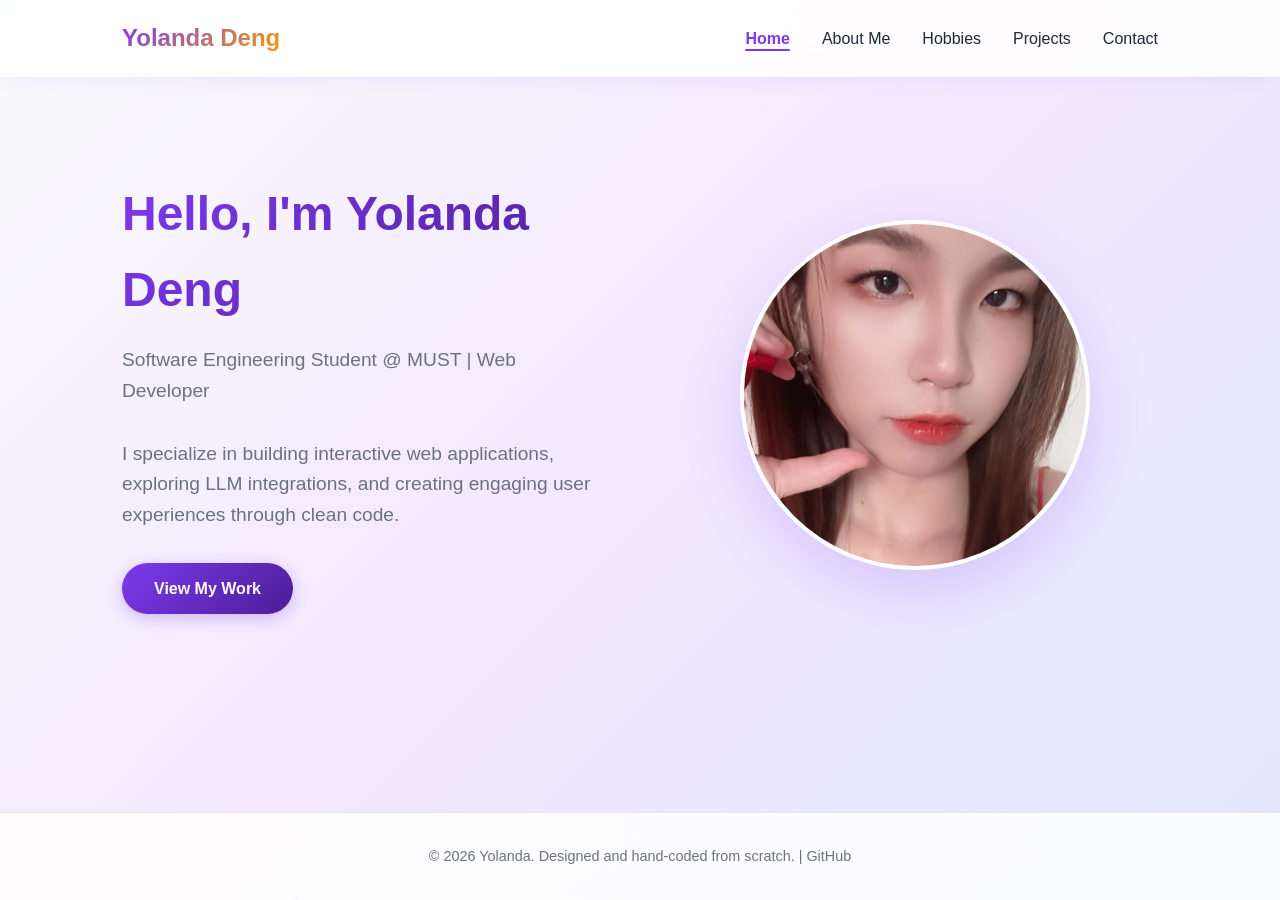
<file: index.html>
<!DOCTYPE html>
<html lang="en">
<head>
    <meta charset="UTF-8">
    <meta name="viewport" content="width=device-width, initial-scale=1.0">
    <title>Yolanda | Home</title>
    <link rel="stylesheet" href="style.css">
</head>
<body>
    <div class="bg-particles" id="particles"></div>

    <header>
        <nav>
            <div class="logo">Yolanda Deng</div>
            <ul class="nav-links">
                <li><a href="index.html" class="active">Home</a></li>
                <li><a href="about.html">About Me</a></li>
                <li><a href="hobbies.html">Hobbies</a></li>
                <li><a href="projects.html">Projects</a></li>
                <li><a href="contact.html">Contact</a></li>
            </ul>
        </nav>
    </header>

    <main>
        <section class="hero-section">
            <div class="hero-text">
                <h1>Hello, I'm Yolanda Deng</h1>
                <p>Software Engineering Student @ MUST | Web Developer</p>
                <p>I specialize in building interactive web applications, exploring LLM integrations, and creating engaging user experiences through clean code.</p>
                <a href="projects.html" class="btn">View My Work</a>
            </div>
            <div class="hero-image">
                <img src="profile.jpg" alt="Portrait of Yolanda" onerror="this.style.display='none'; this.parentElement.innerHTML='<div style=width:300px;height:300px;border-radius:50%;background:linear-gradient(135deg,#7c3aed,#f59e0b);display:flex;align-items:center;justify-content:center;font-size:5rem;color:white;border:4px solid white;box-shadow:0 20px 60px rgba(124,58,237,0.2);margin:auto>YD</div>';">
            </div>
        </section>
    </main>

    <footer>
        <p>&copy; 2026 Yolanda. Designed and hand-coded from scratch. | <a href="https://github.com/Yolanda9085" target="_blank" style="color: inherit;"><i class="fab fa-github"></i> GitHub</a></p>
    </footer>

    <script>
        (function() {
            var c = document.getElementById('particles');
            if (!c) return;
            var colors = ['#7c3aed','#a78bfa','#c4b5fd','#f59e0b','#fbbf24','#fcd34d'];
            for (var i = 0; i < 25; i++) {
                var p = document.createElement('div');
                p.className = 'particle';
                var s = Math.random() * 8 + 3;
                p.style.width = s + 'px'; p.style.height = s + 'px';
                p.style.left = Math.random() * 100 + '%';
                p.style.backgroundColor = colors[Math.floor(Math.random() * colors.length)];
                p.style.animationDuration = (Math.random() * 6 + 6) + 's';
                p.style.animationDelay = Math.random() * 5 + 's';
                c.appendChild(p);
            }
        })();
    </script>
</body>
</html>
</file>
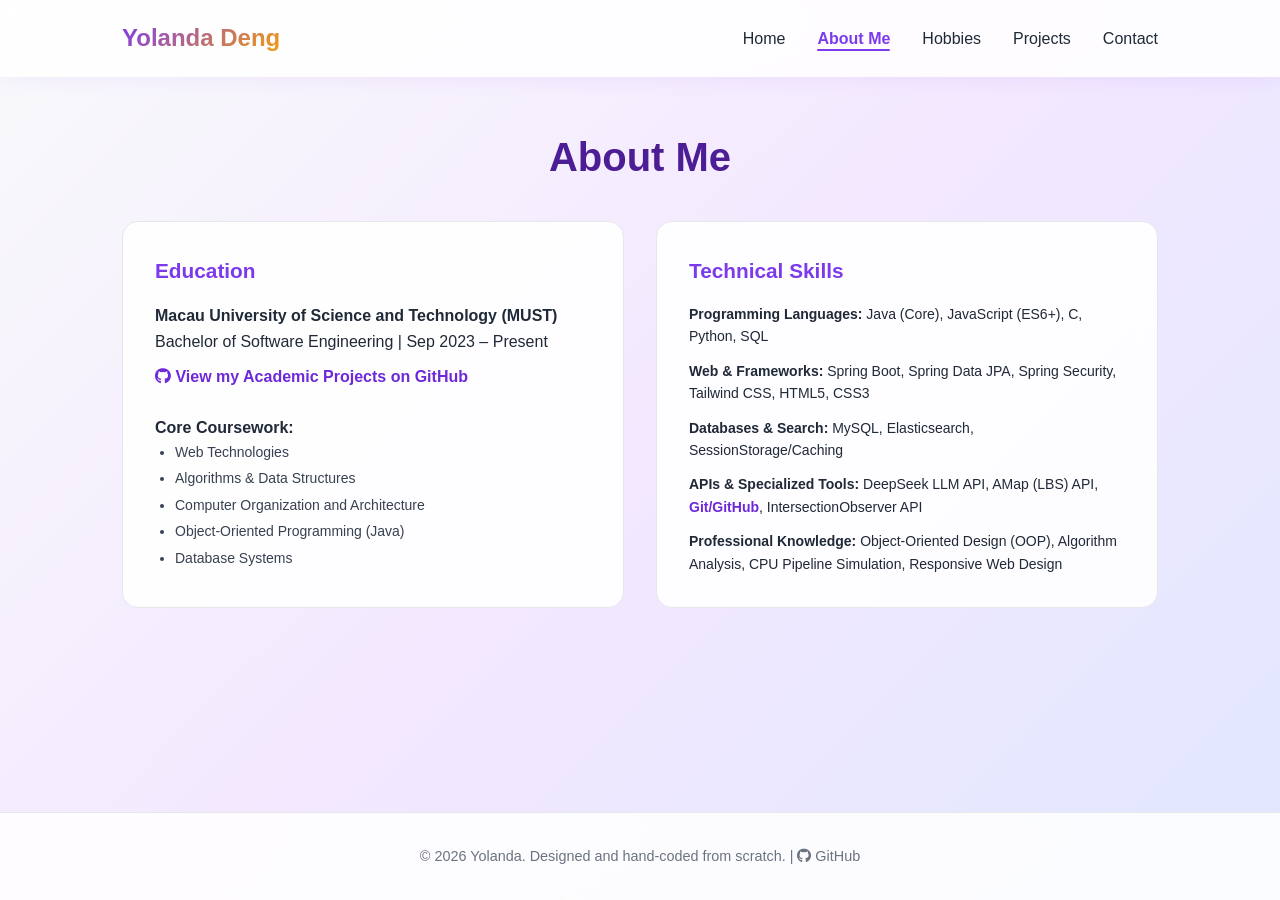
<file: about.html>
<!DOCTYPE html>
<html lang="en">
<head>
    <meta charset="UTF-8">
    <meta name="viewport" content="width=device-width, initial-scale=1.0">
    <title>About Me | Yolanda</title>
    <link rel="stylesheet" href="https://cdnjs.cloudflare.com/ajax/libs/font-awesome/6.0.0/css/all.min.css">
    <link rel="stylesheet" href="style.css">
</head>
<body>
    <div class="bg-particles" id="particles"></div>

    <header>
        <nav>
            <div class="logo">Yolanda Deng</div>
            <ul class="nav-links">
                <li><a href="index.html">Home</a></li>
                <li><a href="about.html" class="active">About Me</a></li>
                <li><a href="hobbies.html">Hobbies</a></li>
                <li><a href="projects.html">Projects</a></li>
                <li><a href="contact.html">Contact</a></li>
            </ul>
        </nav>
    </header>

    <main>
        <h2 class="page-title">About Me</h2>
        <div class="grid-container">
            <article class="card">
                <h3>Education</h3>
                <p><strong>Macau University of Science and Technology (MUST)</strong></p>
                <p>Bachelor of Software Engineering | Sep 2023 – Present</p>
                <p class="mt-2" style="margin-top:10px;">
                    <a href="https://github.com/Yolanda9085" target="_blank" style="color:#6d28d9;text-decoration:none;font-weight:bold;">
                        <i class="fab fa-github"></i> View my Academic Projects on GitHub
                    </a>
                </p>
                <br>
                <p><strong>Core Coursework:</strong></p>
                <ul class="list-disc pl-5 space-y-1 text-sm text-gray-700">
                    <li>Web Technologies</li>
                    <li>Algorithms & Data Structures</li>
                    <li>Computer Organization and Architecture</li>
                    <li>Object-Oriented Programming (Java)</li>
                    <li>Database Systems</li>
                </ul>
            </article>
            <article class="card">
                <h3>Technical Skills</h3>
                <div class="skills-content text-sm space-y-3">
                    <p><strong>Programming Languages:</strong> Java (Core), JavaScript (ES6+), C, Python, SQL</p>
                    <p><strong>Web & Frameworks:</strong> Spring Boot, Spring Data JPA, Spring Security, Tailwind CSS, HTML5, CSS3</p>
                    <p><strong>Databases & Search:</strong> MySQL, Elasticsearch, SessionStorage/Caching</p>
                    <p><strong>APIs & Specialized Tools:</strong> DeepSeek LLM API, AMap (LBS) API, <a href="https://github.com/Yolanda9085" target="_blank" style="color:#6d28d9;font-weight:bold;">Git/GitHub</a>, IntersectionObserver API</p>
                    <p><strong>Professional Knowledge:</strong> Object-Oriented Design (OOP), Algorithm Analysis, CPU Pipeline Simulation, Responsive Web Design</p>
                </div>
            </article>
        </div>
    </main>

    <footer>
        <p>&copy; 2026 Yolanda. Designed and hand-coded from scratch. | <a href="https://github.com/Yolanda9085" target="_blank" style="color:inherit;"><i class="fab fa-github"></i> GitHub</a></p>
    </footer>

    <script>
        (function() {
            var c = document.getElementById('particles');
            if (!c) return;
            var colors = ['#7c3aed','#a78bfa','#c4b5fd','#f59e0b','#fbbf24','#fcd34d'];
            for (var i = 0; i < 25; i++) {
                var p = document.createElement('div');
                p.className = 'particle';
                var s = Math.random() * 8 + 3;
                p.style.width = s + 'px'; p.style.height = s + 'px';
                p.style.left = Math.random() * 100 + '%';
                p.style.backgroundColor = colors[Math.floor(Math.random() * colors.length)];
                p.style.animationDuration = (Math.random() * 6 + 6) + 's';
                p.style.animationDelay = Math.random() * 5 + 's';
                c.appendChild(p);
            }
        })();
    </script>
</body>
</html>
</file>
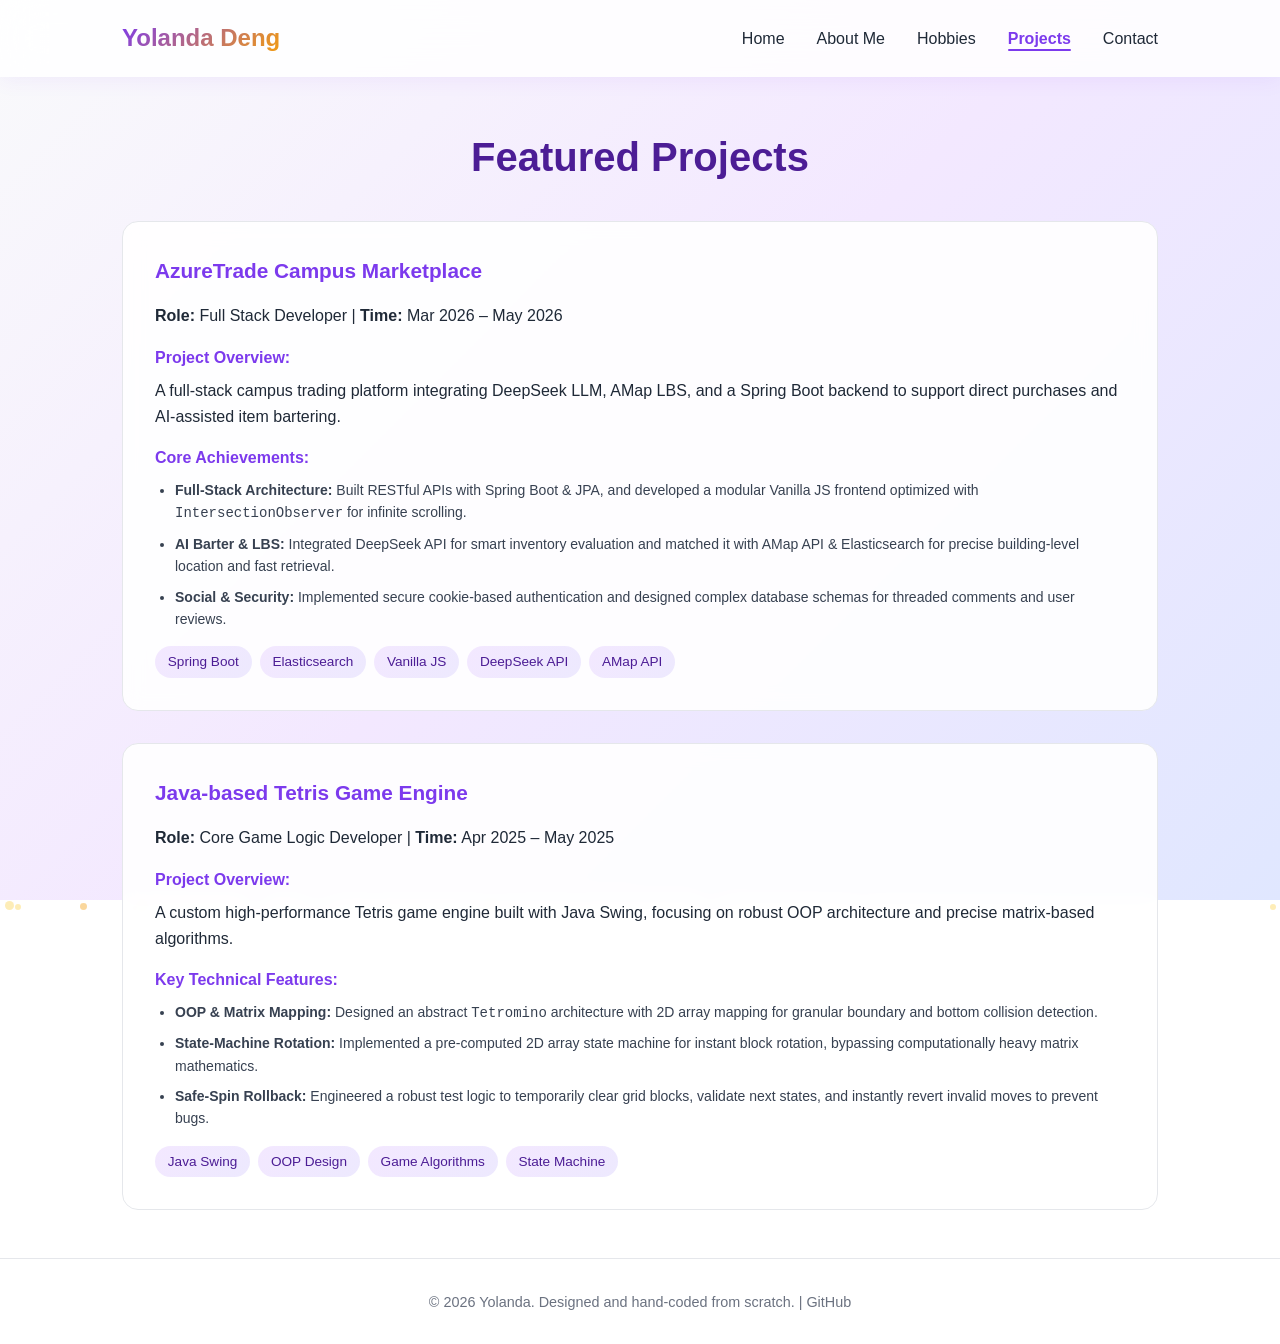
<file: projects.html>
<!DOCTYPE html>
<html lang="en">
<head>
    <meta charset="UTF-8">
    <meta name="viewport" content="width=device-width, initial-scale=1.0">
    <title>Projects | Yolanda</title>
    <link rel="stylesheet" href="style.css">
</head>
<body>
    <div class="bg-particles" id="particles"></div>

    <header>
        <nav>
            <div class="logo">Yolanda Deng</div>
            <ul class="nav-links">
                <li><a href="index.html">Home</a></li>
                <li><a href="about.html">About Me</a></li>
                <li><a href="hobbies.html">Hobbies</a></li>
                <li><a href="projects.html" class="active">Projects</a></li>
                <li><a href="contact.html">Contact</a></li>
            </ul>
        </nav>
    </header>

    <main>
        <h2 class="page-title">Featured Projects</h2>
        <section class="grid-container">
            <article class="card" style="grid-column:1/-1;">
                <div class="card-body">
                    <h3 class="text-2xl mb-2">AzureTrade Campus Marketplace</h3>
                    <p class="mb-4"><strong>Role:</strong> Full Stack Developer | <strong>Time:</strong> Mar 2026 – May 2026</p>
                    <p class="mb-2 text-purple-600 font-bold">Project Overview:</p>
                    <p class="mb-4">A full-stack campus trading platform integrating DeepSeek LLM, AMap LBS, and a Spring Boot backend to support direct purchases and AI-assisted item bartering.</p>
                    <p class="mb-2 text-purple-600 font-bold">Core Achievements:</p>
                    <ul class="list-disc pl-5 mb-4 space-y-2 text-sm text-gray-700">
                        <li><strong>Full-Stack Architecture:</strong> Built RESTful APIs with Spring Boot & JPA, and developed a modular Vanilla JS frontend optimized with <code>IntersectionObserver</code> for infinite scrolling.</li>
                        <li><strong>AI Barter & LBS:</strong> Integrated DeepSeek API for smart inventory evaluation and matched it with AMap API & Elasticsearch for precise building-level location and fast retrieval.</li>
                        <li><strong>Social & Security:</strong> Implemented secure cookie-based authentication and designed complex database schemas for threaded comments and user reviews.</li>
                    </ul>
                    <div class="tags">
                        <span class="tag">Spring Boot</span>
                        <span class="tag">Elasticsearch</span>
                        <span class="tag">Vanilla JS</span>
                        <span class="tag">DeepSeek API</span>
                        <span class="tag">AMap API</span>
                    </div>
                </div>
            </article>
            <article class="card" style="grid-column:1/-1;">
                <div class="card-body">
                    <h3 class="text-2xl mb-2">Java-based Tetris Game Engine</h3>
                    <p class="mb-4"><strong>Role:</strong> Core Game Logic Developer | <strong>Time:</strong> Apr 2025 – May 2025</p>
                    <p class="mb-2 text-purple-600 font-bold">Project Overview:</p>
                    <p class="mb-4">A custom high-performance Tetris game engine built with Java Swing, focusing on robust OOP architecture and precise matrix-based algorithms.</p>
                    <p class="mb-2 text-purple-600 font-bold">Key Technical Features:</p>
                    <ul class="list-disc pl-5 mb-4 space-y-2 text-sm text-gray-700">
                        <li><strong>OOP & Matrix Mapping:</strong> Designed an abstract <code>Tetromino</code> architecture with 2D array mapping for granular boundary and bottom collision detection.</li>
                        <li><strong>State-Machine Rotation:</strong> Implemented a pre-computed 2D array state machine for instant block rotation, bypassing computationally heavy matrix mathematics.</li>
                        <li><strong>Safe-Spin Rollback:</strong> Engineered a robust test logic to temporarily clear grid blocks, validate next states, and instantly revert invalid moves to prevent bugs.</li>
                    </ul>
                    <div class="tags">
                        <span class="tag">Java Swing</span>
                        <span class="tag">OOP Design</span>
                        <span class="tag">Game Algorithms</span>
                        <span class="tag">State Machine</span>
                    </div>
                </div>
            </article>
        </section>
    </main>

    <footer>
        <p>&copy; 2026 Yolanda. Designed and hand-coded from scratch. | <a href="https://github.com/Yolanda9085" target="_blank" style="color:inherit;"><i class="fab fa-github"></i> GitHub</a></p>
    </footer>

    <script>
        (function() {
            var c = document.getElementById('particles');
            if (!c) return;
            var colors = ['#7c3aed','#a78bfa','#c4b5fd','#f59e0b','#fbbf24','#fcd34d'];
            for (var i = 0; i < 25; i++) {
                var p = document.createElement('div');
                p.className = 'particle';
                var s = Math.random() * 8 + 3;
                p.style.width = s + 'px'; p.style.height = s + 'px';
                p.style.left = Math.random() * 100 + '%';
                p.style.backgroundColor = colors[Math.floor(Math.random() * colors.length)];
                p.style.animationDuration = (Math.random() * 6 + 6) + 's';
                p.style.animationDelay = Math.random() * 5 + 's';
                c.appendChild(p);
            }
        })();
    </script>
</body>
</html>
</file>
<file: style.css>
/* =========================================
   全局重置与变量
   ========================================= */
:root {
    --primary-color: #7c3aed;
    --secondary-color: #4c1d95;
    --accent-color: #f59e0b;
    --text-main: #1f2937;
    --text-muted: #6b7280;
    --bg-light: #f9fafb;
    --bg-white: #ffffff;
    --border-color: #e5e7eb;
    --font-family: 'Segoe UI', Tahoma, Geneva, Verdana, sans-serif;
}

* { margin: 0; padding: 0; box-sizing: border-box; }

body {
    font-family: var(--font-family);
    color: var(--text-main);
    background: linear-gradient(135deg, #f9fafb 0%, #f3e8ff 50%, #e0e7ff 100%);
    background-attachment: fixed;
    line-height: 1.6;
    display: flex;
    flex-direction: column;
    min-height: 100vh;
    overflow-x: hidden;
}

a { text-decoration: none; color: inherit; transition: all 0.3s ease; }

/* =========================================
   粒子背景动画
   ========================================= */
.bg-particles {
    position: fixed;
    top: 0; left: 0;
    width: 100%; height: 100%;
    pointer-events: none;
    z-index: 0;
    opacity: 0.4;
}

@keyframes floatUp {
    0% { transform: translateY(100vh) scale(0); opacity: 0; }
    10% { opacity: 1; }
    90% { opacity: 1; }
    100% { transform: translateY(-10vh) scale(1); opacity: 0; }
}

.particle {
    position: absolute;
    bottom: -10px;
    border-radius: 50%;
    animation: floatUp 8s infinite ease-in;
}

/* =========================================
   导航栏
   ========================================= */
header {
    background: rgba(255, 255, 255, 0.85);
    backdrop-filter: blur(20px);
    box-shadow: 0 2px 20px rgba(124, 58, 237, 0.08);
    position: sticky;
    top: 0;
    z-index: 100;
}

nav {
    display: flex;
    justify-content: space-between;
    align-items: center;
    max-width: 1100px;
    margin: 0 auto;
    padding: 1.2rem 2rem;
}

.logo {
    font-size: 1.5rem;
    font-weight: bold;
    background: linear-gradient(135deg, var(--primary-color), var(--accent-color));
    -webkit-background-clip: text;
    -webkit-text-fill-color: transparent;
    background-clip: text;
    transition: transform 0.3s ease;
}
.logo:hover { transform: scale(1.05); }

.nav-links { display: flex; list-style: none; gap: 2rem; }

.nav-links a {
    position: relative;
    padding: 0.3rem 0;
    font-weight: 500;
}
.nav-links a::after {
    content: '';
    position: absolute;
    bottom: 0; left: 0;
    width: 0; height: 2px;
    background: var(--primary-color);
    border-radius: 2px;
    transition: width 0.3s ease;
}
.nav-links a:hover::after,
.nav-links a.active::after { width: 100%; }
.nav-links a:hover, .nav-links a.active { color: var(--primary-color); font-weight: 600; }

/* =========================================
   主体
   ========================================= */
main {
    flex: 1;
    max-width: 1100px;
    margin: 0 auto;
    padding: 3rem 2rem;
    width: 100%;
    position: relative;
    z-index: 1;
}

.page-title {
    font-size: 2.5rem;
    margin-bottom: 2rem;
    text-align: center;
    color: var(--secondary-color);
    animation: slideInDown 0.6s ease;
}

@keyframes slideInDown {
    from { transform: translateY(-30px); opacity: 0; }
    to { transform: translateY(0); opacity: 1; }
}
@keyframes fadeInUp {
    from { transform: translateY(30px); opacity: 0; }
    to { transform: translateY(0); opacity: 1; }
}
@keyframes fadeIn {
    from { opacity: 0; }
    to { opacity: 1; }
}

/* =========================================
   Home
   ========================================= */
.hero-section {
    display: flex;
    align-items: center;
    justify-content: space-between;
    gap: 4rem;
    min-height: 60vh;
    animation: fadeIn 1s ease;
}
.hero-text { flex: 1; }
.hero-text h1 {
    font-size: 3rem;
    margin-bottom: 1rem;
    background: linear-gradient(135deg, var(--primary-color), var(--secondary-color));
    -webkit-background-clip: text;
    -webkit-text-fill-color: transparent;
    background-clip: text;
}
.hero-text p {
    font-size: 1.2rem;
    color: var(--text-muted);
    margin-bottom: 2rem;
}

.btn {
    display: inline-block;
    padding: 0.8rem 2rem;
    background: linear-gradient(135deg, var(--primary-color), var(--secondary-color));
    color: white;
    border-radius: 50px;
    font-weight: bold;
    border: none;
    cursor: pointer;
    text-align: center;
    transition: all 0.3s ease;
    box-shadow: 0 4px 15px rgba(124, 58, 237, 0.3);
}
.btn:hover {
    transform: translateY(-3px);
    box-shadow: 0 8px 25px rgba(124, 58, 237, 0.4);
}

.hero-image { flex: 1; display: flex; justify-content: center; }
.hero-image img {
    width: 100%;
    max-width: 350px;
    border-radius: 50%;
    box-shadow: 0 20px 60px rgba(124, 58, 237, 0.2);
    object-fit: cover;
    aspect-ratio: 1/1;
    border: 4px solid white;
    transition: transform 0.5s ease, box-shadow 0.5s ease;
}
.hero-image img:hover {
    transform: scale(1.05) rotate(2deg);
    box-shadow: 0 25px 70px rgba(124, 58, 237, 0.35);
}

/* =========================================
   Cards
   ========================================= */
.grid-container {
    display: grid;
    grid-template-columns: repeat(auto-fit, minmax(300px, 1fr));
    gap: 2rem;
}

.card {
    background: rgba(255, 255, 255, 0.9);
    backdrop-filter: blur(10px);
    border: 1px solid var(--border-color);
    border-radius: 16px;
    padding: 2rem;
    transition: all 0.4s ease;
    animation: fadeInUp 0.6s ease forwards;
    opacity: 0;
}
.card:nth-child(1) { animation-delay: 0.1s; }
.card:nth-child(2) { animation-delay: 0.2s; }
.card:nth-child(3) { animation-delay: 0.3s; }
.card:nth-child(4) { animation-delay: 0.4s; }

.card:hover {
    transform: translateY(-8px);
    box-shadow: 0 20px 40px rgba(124, 58, 237, 0.12);
    border-color: var(--primary-color);
}
.card h3 { margin-bottom: 1rem; color: var(--primary-color); font-size: 1.3rem; }

.tags { display: flex; gap: 0.5rem; margin-top: 1rem; flex-wrap: wrap; }
.tag {
    background: linear-gradient(135deg, #f3e8ff, #ede9fe);
    color: var(--secondary-color);
    padding: 0.3rem 0.8rem;
    border-radius: 20px;
    font-size: 0.85rem;
    font-weight: 500;
    transition: all 0.3s ease;
}
.tag:hover { transform: scale(1.05); background: var(--primary-color); color: white; }

/* =========================================
   Hobbies
   ========================================= */
.hobby-section {
    margin-bottom: 3rem;
    animation: fadeInUp 0.6s ease forwards;
    opacity: 0;
}
.hobby-section:nth-child(1) { animation-delay: 0.1s; }
.hobby-section:nth-child(2) { animation-delay: 0.2s; }
.hobby-section:nth-child(3) { animation-delay: 0.3s; }

.hobby-header {
    display: flex;
    align-items: center;
    gap: 1rem;
    margin-bottom: 1.5rem;
}
.hobby-header .hobby-icon {
    font-size: 2.5rem;
    background: rgba(255,255,255,0.9);
    width: 60px; height: 60px;
    border-radius: 50%;
    display: flex;
    align-items: center;
    justify-content: center;
    box-shadow: 0 4px 15px rgba(124,58,237,0.1);
}
.hobby-header h2 { font-size: 1.8rem; color: var(--secondary-color); }
.hobby-header p { color: var(--text-muted); font-size: 1rem; }

.photo-grid {
    display: grid;
    grid-template-columns: repeat(auto-fit, minmax(220px, 1fr));
    gap: 1rem;
}
.photo-grid.single { grid-template-columns: 1fr; max-width: 500px; }

.photo-card {
    background: rgba(255,255,255,0.9);
    backdrop-filter: blur(10px);
    border-radius: 16px;
    overflow: hidden;
    border: 1px solid var(--border-color);
    transition: all 0.4s ease;
    cursor: pointer;
}
.photo-card:hover {
    transform: translateY(-6px);
    box-shadow: 0 15px 35px rgba(124,58,237,0.15);
    border-color: var(--primary-color);
}
.photo-card img {
    width: 100%;
    height: 300px;
    object-fit: contain;
    background: #f5f3ff;
    display: block;
    transition: transform 0.5s ease;
}
.photo-card:hover img { transform: scale(1.05); }
.photo-card .caption { padding: 0.8rem 1rem; font-size: 0.9rem; color: var(--text-muted); text-align: center; }

/* 灯箱 */
.lightbox {
    display: none;
    position: fixed;
    top: 0; left: 0;
    width: 100%; height: 100%;
    background: rgba(0,0,0,0.9);
    z-index: 999;
    align-items: center;
    justify-content: center;
    flex-direction: column;
}
.lightbox.active { display: flex; }
.lightbox img {
    max-width: 90%;
    max-height: 80vh;
    border-radius: 10px;
    animation: fadeIn 0.3s ease;
}
.lightbox .close {
    position: absolute;
    top: 20px; right: 30px;
    color: white;
    font-size: 2rem;
    cursor: pointer;
    transition: transform 0.3s ease;
}
.lightbox .close:hover { transform: scale(1.2); }
.lightbox .caption { color: white; margin-top: 1rem; font-size: 1rem; }

/* =========================================
   Contact
   ========================================= */
.contact-wrapper {
    display: flex;
    flex-direction: column;
    gap: 2rem;
    align-items: center;
    animation: fadeInUp 0.6s ease;
}
.contact-image-container { width: 100%; display: flex; justify-content: center; }
.contact-image {
    width: 100%;
    max-width: 500px;
    border-radius: 16px;
    box-shadow: 0 10px 30px rgba(0,0,0,0.1);
    object-fit: cover;
    transition: transform 0.5s ease;
}
.contact-image:hover { transform: scale(1.02); }

.contact-form {
    display: flex;
    flex-direction: column;
    gap: 1.5rem;
    max-width: 600px;
    width: 100%;
    background: rgba(255, 255, 255, 0.9);
    backdrop-filter: blur(10px);
    padding: 3rem;
    border-radius: 16px;
    box-shadow: 0 10px 30px rgba(124, 58, 237, 0.08);
}
.form-group { display: flex; flex-direction: column; gap: 0.5rem; }

input, textarea {
    width: 100%;
    padding: 0.8rem;
    border: 2px solid var(--border-color);
    border-radius: 10px;
    font-family: var(--font-family);
    transition: all 0.3s ease;
    background: var(--bg-white);
}
input:focus, textarea:focus {
    outline: none;
    border-color: var(--primary-color);
    box-shadow: 0 0 0 4px rgba(124, 58, 237, 0.1);
}

.form-hint { font-size: 0.85rem; color: var(--text-muted); text-align: center; margin-top: 1rem; }
.text-center { text-align: center; }
.mb-1-5 { margin-bottom: 1.5rem; }
.text-muted { color: var(--text-muted); }
.repo-link { color: var(--primary-color); font-weight: bold; }
.btn-full { width: 100%; }

/* 列表样式 */
.list-disc { list-style-type: disc; }
.pl-5 { padding-left: 1.25rem; }
.mt-2 { margin-top: 0.5rem; }
.mb-2 { margin-bottom: 0.5rem; }
.mb-4 { margin-bottom: 1rem; }
.space-y-1 > * + * { margin-top: 0.25rem; }
.space-y-2 > * + * { margin-top: 0.5rem; }
.space-y-3 > * + * { margin-top: 0.75rem; }
.text-sm { font-size: 0.875rem; }
.text-gray-700 { color: #374151; }
.text-2xl { font-size: 1.5rem; }
.text-purple-600 { color: var(--primary-color); }
.font-bold { font-weight: bold; }

/* =========================================
   Footer
   ========================================= */
footer {
    background: rgba(255, 255, 255, 0.85);
    backdrop-filter: blur(20px);
    text-align: center;
    padding: 2rem;
    border-top: 1px solid var(--border-color);
    margin-top: auto;
    width: 100%;
    color: var(--text-muted);
    font-size: 0.9rem;
}

/* =========================================
   响应式
   ========================================= */
@media (min-width: 900px) {
    .contact-wrapper { flex-direction: row; align-items: flex-start; justify-content: center; }
    .contact-image-container { flex: 1; }
    .contact-form { flex: 1; margin: 0; }
}

@media (max-width: 768px) {
    .hero-section { flex-direction: column-reverse; text-align: center; }
    .hero-text h1 { font-size: 2rem; }
    nav { flex-direction: column; gap: 1rem; }
    .nav-links { gap: 1rem; flex-wrap: wrap; justify-content: center; }
    .page-title { font-size: 2rem; }
    .photo-grid { grid-template-columns: repeat(2, 1fr); gap: 0.5rem; }
    .photo-card img { height: 180px; }
    .hobby-header h2 { font-size: 1.4rem; }
}
</file>
